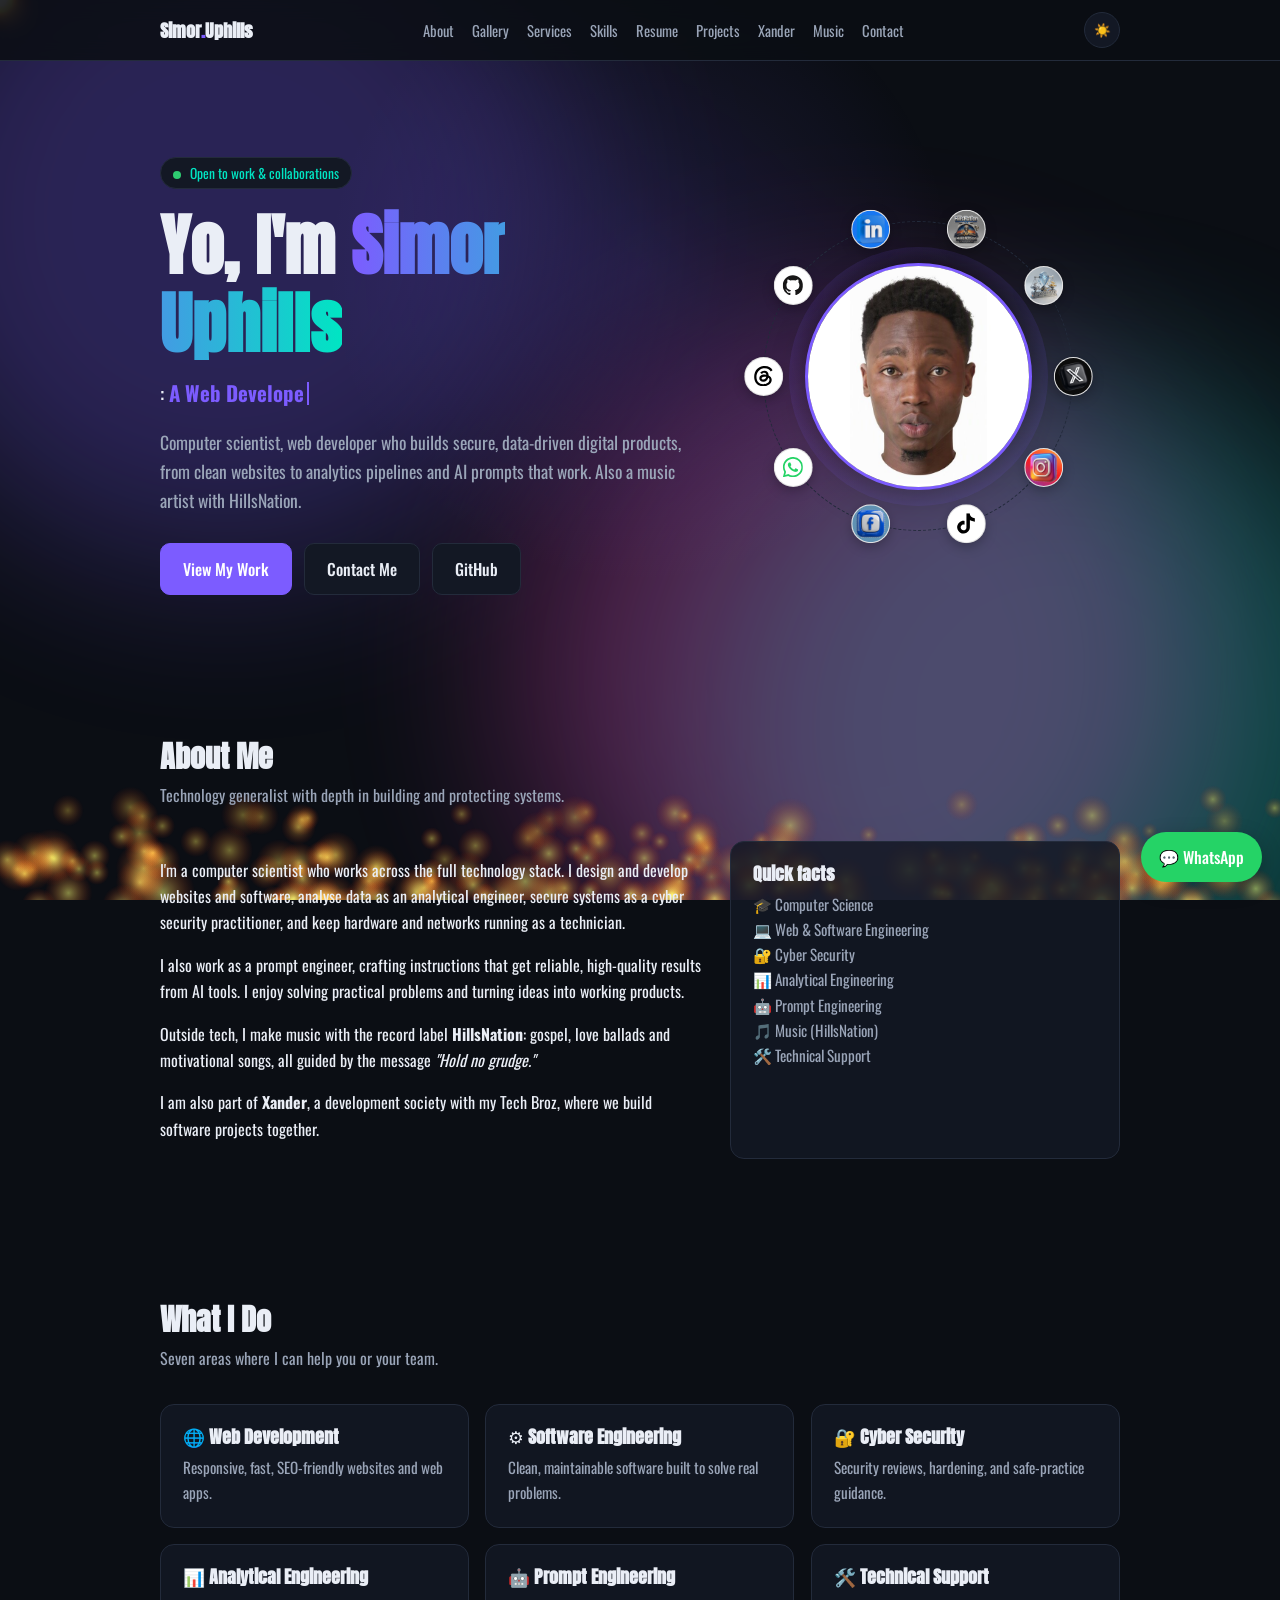
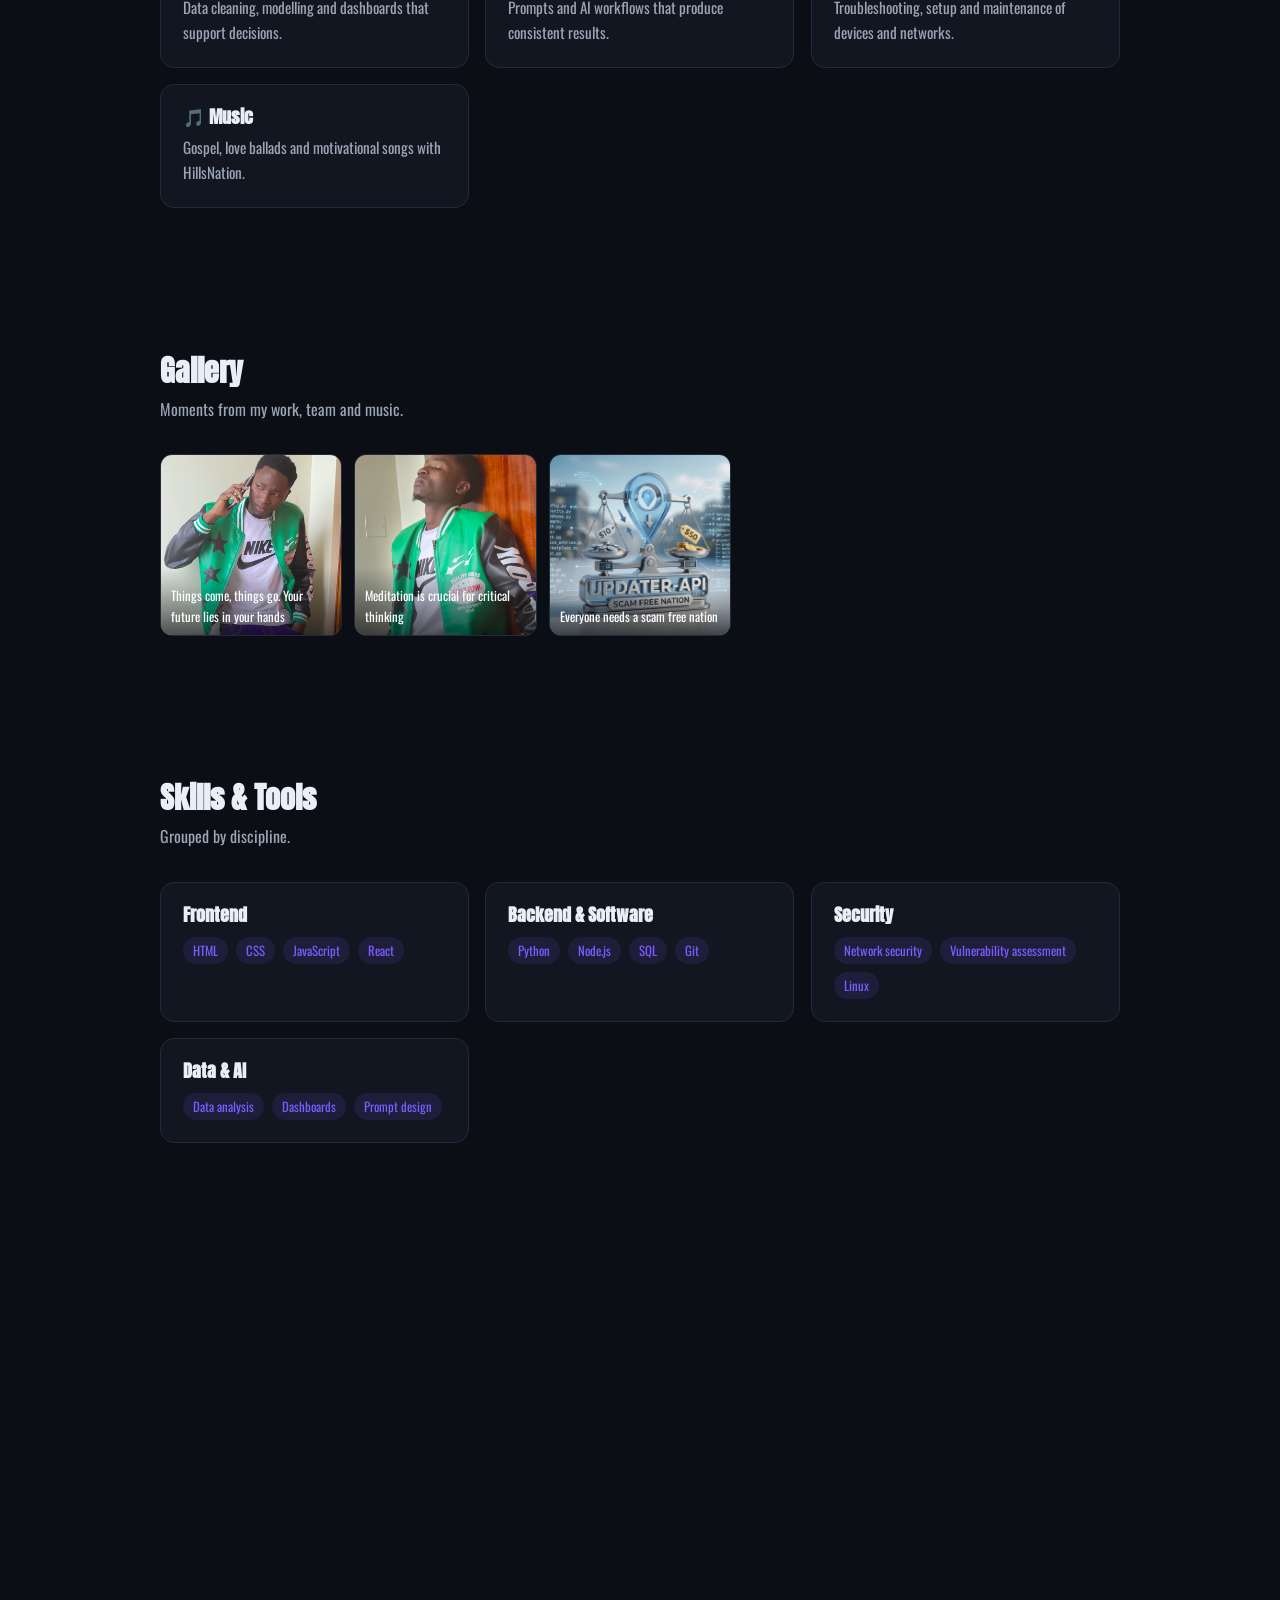
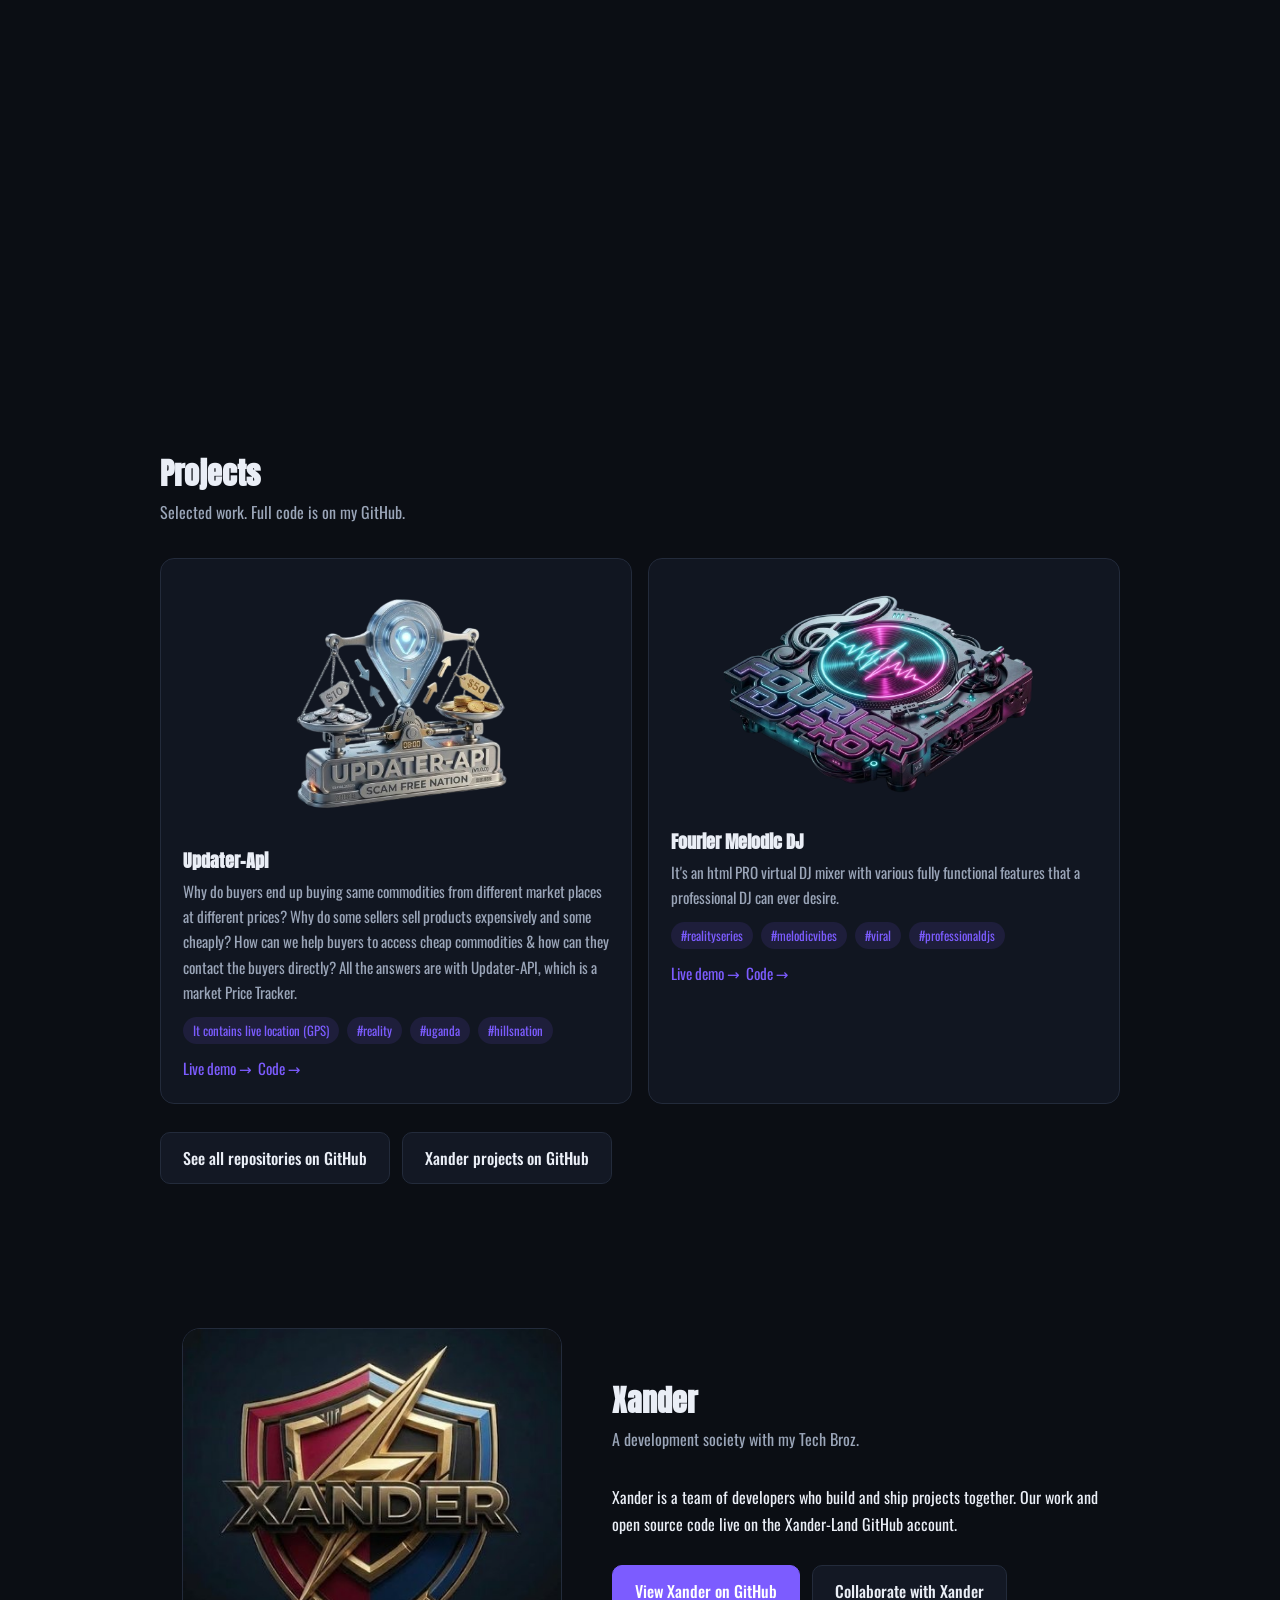
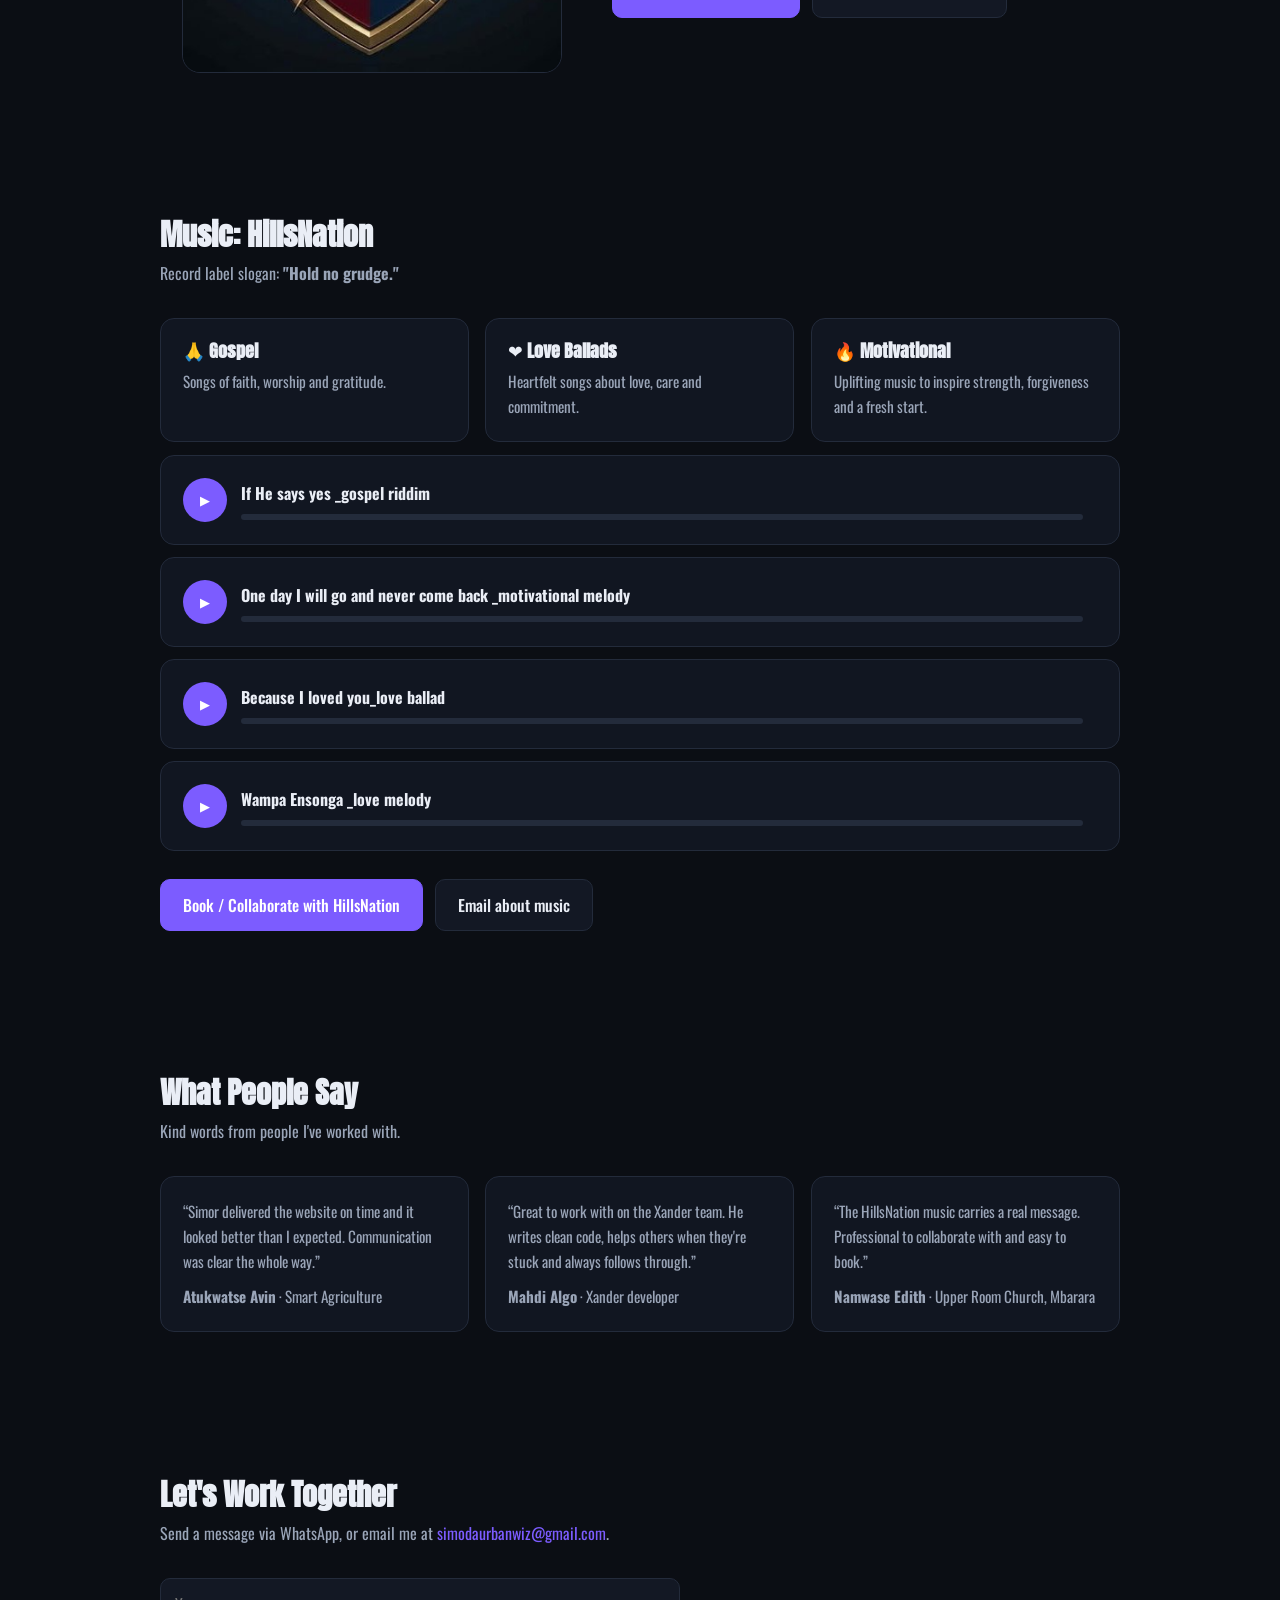
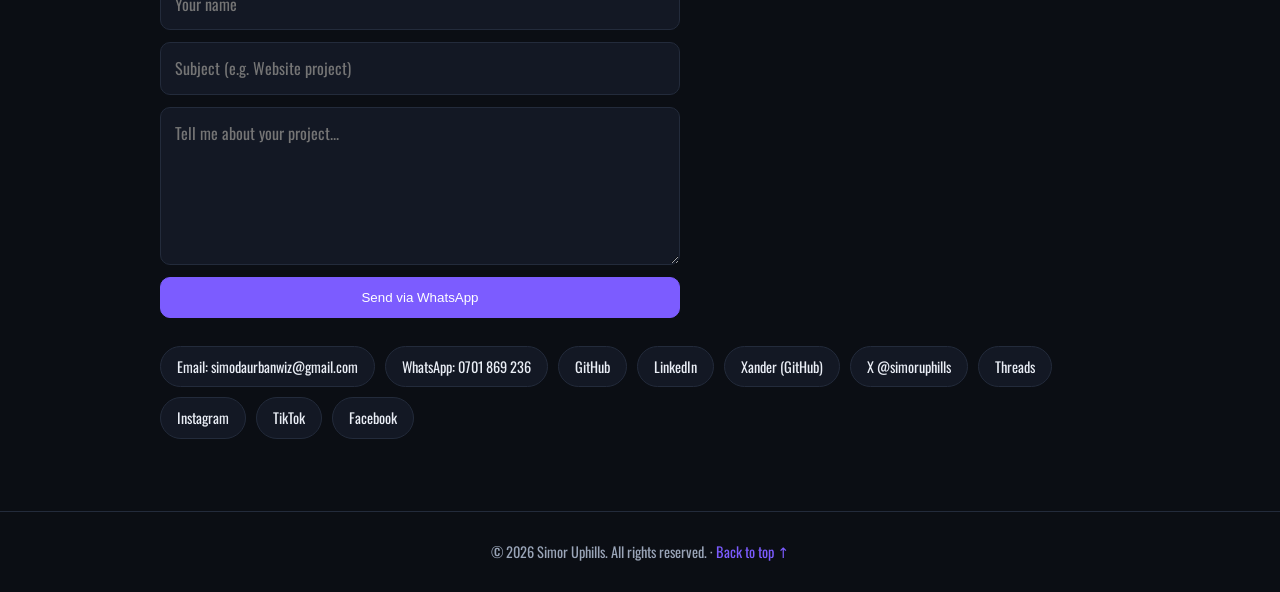
<file: index.html>
<!DOCTYPE html>
<html lang="en">
<head>
<meta charset="utf-8">
<meta name="viewport" content="width=device-width, initial-scale=1, viewport-fit=cover">
<title>Simor Uphills | Software Engineer, Web Developer & Cyber Security</title>
<meta name="description" content="Simor Uphills: computer scientist, web developer, software engineer, cyber security specialist, analytical engineer and prompt engineer.">
<meta property="og:title" content="Simor Uphills | Portfolio">
<meta property="og:description" content="Software engineering, web development, cyber security, prompt engineering and gospel music with HillsNation.">
<link rel="stylesheet" href="https://fonts.googleapis.com/css2?family=Space+Grotesk:wght@500;700&family=Inter:wght@400;500&display=swap">
<meta property="og:type" content="website">
<meta property="og:image" content="images/og.jpg">
<meta name="twitter:card" content="summary_large_image">
<meta name="theme-color" content="#0a7cff">
<link rel="icon" href="images/favicon.png">
<script type="application/ld+json">{"@context": "https://schema.org", "@type": "Person", "name": "Simor Uphills", "jobTitle": "Software Engineer & Web Developer", "email": "mailto:simodaurbanwiz@gmail.com", "sameAs": ["https://www.linkedin.com/in/simoruphills-ug-046406442", "https://github.com/simodaurbanwiz-jpg", "https://github.com/Xander-Land", "https://x.com/simoruphills", "https://www.instagram.com/simoruphills", "https://www.tiktok.com/@simoruphills", "https://www.facebook.com/simoruphills", "https://www.threads.net/@simoruphills"]}</script>
<link rel="stylesheet" href="css/style.css">
<link rel="stylesheet" href="css/custom.css">
</head>
<body>
<div id="prog"></div>
<header><div class="wrap"><nav>
<a class="logo" href="#home">Simor<span>.</span>Uphills</a>
<div class="links"><a href="#about">About</a><a href="#gallery" id="navGallery" hidden>Gallery</a><a href="#services">Services</a><a href="#skills">Skills</a><a href="#resume">Resume</a><a href="#projects">Projects</a><a href="#xander">Xander</a><a href="#music">Music</a><a href="#contact">Contact</a></div>
<button id="themeBtn" aria-label="Toggle light or dark theme">🌓</button>
</nav></div></header>

<main>
<section class="hero" id="home"><div class="wrap"><div class="heroin"><div>
<span class="tag"><i class="dot"></i> Open to work &amp; collaborations</span>
<h1>Hi, I'm <em>Simor Uphills</em></h1>
<p class="roleline" data-noedit><span id="rolePrefix">I'm a</span> <b id="typed"></b><span class="caret"></span></p>
<p>Computer scientist, software engineer and web developer who builds secure, data-driven digital products, from clean websites to analytics pipelines and AI prompts that work. Also a music artist with HillsNation.</p>
<div class="btns">
<a class="btn p" href="#projects">View My Work</a>
<a class="btn" href="#contact">Contact Me</a>
<a class="btn" href="https://github.com/simodaurbanwiz-jpg" target="_blank" rel="noopener">GitHub</a>
</div></div>
<div class="orbit"><div class="glow"></div>
<img class="photo" alt="Portrait of Simor Uphills" src="images/profile.jpg">
<div id="rings"></div></div>
</div></div></section>

<section id="about"><div class="wrap">
<h2>About Me</h2><p class="sub">Technology generalist with depth in building and protecting systems.</p>
<div class="about">
<div>
<p>I'm a computer scientist who works across the full technology stack. I design and develop websites and software, analyse data as an analytical engineer, secure systems as a cyber security practitioner, and keep hardware and networks running as a technician.</p>
<p>I also work as a prompt engineer, crafting instructions that get reliable, high-quality results from AI tools. I enjoy solving practical problems and turning ideas into working products.</p><p>Outside tech, I make music with the record label <b>HillsNation</b>: gospel, love ballads and motivational songs, all guided by the message <i>"Hold no grudge."</i></p><p>I am also part of <b>Xander</b>, a development society I'm part of with my Tech Broz, where we build software projects together.</p>
</div>
<div class="card"><h3>Quick facts</h3>
<p>🎓 Computer Science<br>💻 Web &amp; Software Engineering<br>🔐 Cyber Security<br>📊 Analytical Engineering<br>🤖 Prompt Engineering<br>🎵 Music (HillsNation)<br>🛠️ Technical Support</p></div>
</div></div></section>

<section id="services"><div class="wrap">
<h2>What I Do</h2><p class="sub">Seven areas where I can help you or your team.</p>
<div class="grid">
<div class="card"><h3>🌐 Web Development</h3><p>Responsive, fast, SEO-friendly websites and web apps.</p></div>
<div class="card"><h3>⚙️ Software Engineering</h3><p>Clean, maintainable software built to solve real problems.</p></div>
<div class="card"><h3>🔐 Cyber Security</h3><p>Security reviews, hardening, and safe-practice guidance.</p></div>
<div class="card"><h3>📊 Analytical Engineering</h3><p>Data cleaning, modelling and dashboards that support decisions.</p></div>
<div class="card"><h3>🤖 Prompt Engineering</h3><p>Prompts and AI workflows that produce consistent results.</p></div>
<div class="card"><h3>🛠️ Technical Support</h3><p>Troubleshooting, setup and maintenance of devices and networks.</p></div>
<div class="card"><h3>🎵 Music</h3><p>Gospel, love ballads and motivational songs with HillsNation.</p></div>
</div></div></section>

<section id="gallery" hidden><div class="wrap">
<h2>Gallery</h2><p class="sub">Moments from my work, team and music.</p>
<div class="gal" id="gallery-grid"></div>
</div></section>

<section id="skills"><div class="wrap">
<h2>Skills &amp; Tools</h2><p class="sub">Grouped by discipline.</p>
<div class="grid">
<div class="card"><h3>Frontend</h3><div class="chips"><span class="chip">HTML</span><span class="chip">CSS</span><span class="chip">JavaScript</span><span class="chip">React</span></div></div>
<div class="card"><h3>Backend &amp; Software</h3><div class="chips"><span class="chip">Python</span><span class="chip">Node.js</span><span class="chip">SQL</span><span class="chip">Git</span></div></div>
<div class="card"><h3>Security</h3><div class="chips"><span class="chip">Network security</span><span class="chip">Vulnerability assessment</span><span class="chip">Linux</span></div></div>
<div class="card"><h3>Data &amp; AI</h3><div class="chips"><span class="chip">Data analysis</span><span class="chip">Dashboards</span><span class="chip">Prompt design</span></div></div>
</div></div></section>

<section id="resume"><div class="wrap">
<h2>Resume</h2><p class="sub">Experience and education.</p>
<div class="grid" id="resume-grid"></div>
<div class="btns" id="cv-btns"></div>
</div></section>

<section id="projects"><div class="wrap">
<h2>Projects</h2><p class="sub">Selected work. Full code is on my GitHub.</p>
<div class="grid" id="projects-grid"></div>
<div class="btns"><a class="btn" href="https://github.com/simodaurbanwiz-jpg" target="_blank" rel="noopener">See all repositories on GitHub</a><a class="btn" href="https://github.com/Xander-Land" target="_blank" rel="noopener">Xander projects on GitHub</a></div>
</div></section>

<section id="xander"><div class="wrap"><div class="xand">
<img class="xlogo" alt="Xander development society logo" src="images/xander-logo.jpg">
<div><h2>Xander</h2><p class="sub">A development society with my Tech Broz.</p>
<p>Xander is a team of developers who build and ship projects together. Our work and open source code live on the Xander-Land GitHub account.</p>
<div class="btns"><a class="btn p" href="https://github.com/Xander-Land" target="_blank" rel="noopener">View Xander on GitHub</a><a class="btn" href="https://wa.me/256701869236?text=Hello%20Simor%2C%20I%20want%20to%20know%20more%20about%20Xander" target="_blank" rel="noopener">Collaborate with Xander</a></div>
</div></div></div></section>

<section id="music"><div class="wrap">
<h2>Music: HillsNation</h2><p class="sub">Record label slogan: <b>"Hold no grudge."</b></p>
<div class="grid">
<div class="card"><h3>🙏 Gospel</h3><p>Songs of faith, worship and gratitude.</p></div>
<div class="card"><h3>❤️ Love Ballads</h3><p>Heartfelt songs about love, care and commitment.</p></div>
<div class="card"><h3>🔥 Motivational</h3><p>Uplifting music to inspire strength, forgiveness and a fresh start.</p></div>
<div class="card todo" id="music-todo"><h3>🎧 Latest release</h3><p>Add your song title and a link to YouTube, Spotify, Audiomack or wherever your music is.</p></div>
</div>
<div id="tracks"></div>
<div class="btns"><a class="btn p" href="https://wa.me/256701869236?text=Hello%20Simor%2C%20I%20am%20interested%20in%20HillsNation%20music" target="_blank" rel="noopener">Book / Collaborate with HillsNation</a><a class="btn" href="mailto:simodaurbanwiz@gmail.com?subject=HillsNation%20Music%20Enquiry">Email about music</a></div>
</div></section>

<section id="testimonials" hidden><div class="wrap">
<h2>What People Say</h2><p class="sub">Kind words from people I've worked with.</p>
<div class="grid" id="testimonials-grid"></div>
</div></section>

<section id="contact"><div class="wrap">
<h2>Let's Work Together</h2><p class="sub">Send a message via WhatsApp, or email me at <a href="mailto:simodaurbanwiz@gmail.com">simodaurbanwiz@gmail.com</a>.</p>
<form id="f">
<input id="n" name="name" placeholder="Your name" required>
<input id="s" name="subject" placeholder="Subject (e.g. Website project)" required>
<textarea id="m" name="message" rows="5" placeholder="Tell me about your project..." required></textarea>
<button class="btn p" type="submit" style="cursor:pointer">Send via WhatsApp</button>
</form>
<p id="fs" role="status" data-noedit style="color:var(--muted)"></p>
<div class="social">
<a href="mailto:simodaurbanwiz@gmail.com">Email: simodaurbanwiz@gmail.com</a>
<a href="https://wa.me/256701869236" target="_blank" rel="noopener">WhatsApp: 0701 869 236</a>
<a href="https://github.com/simodaurbanwiz-jpg" target="_blank" rel="noopener">GitHub</a>
<a href="https://www.linkedin.com/in/simoruphills-ug-046406442" target="_blank" rel="noopener">LinkedIn</a>
<a href="https://github.com/Xander-Land" target="_blank" rel="noopener">Xander (GitHub)</a>
<a href="https://x.com/simoruphills" target="_blank" rel="noopener">X @simoruphills</a>
<a href="https://www.threads.net/@simoruphills" target="_blank" rel="noopener">Threads</a>
<a href="https://www.instagram.com/simoruphills" target="_blank" rel="noopener">Instagram</a>
<a href="https://www.tiktok.com/@simoruphills" target="_blank" rel="noopener">TikTok</a>
<a href="https://www.facebook.com/simoruphills" target="_blank" rel="noopener">Facebook</a>
</div></div></section>
</main>

<footer><div class="wrap">© <span id="y"></span> Simor Uphills. All rights reserved. · <a href="#home">Back to top ↑</a></div></footer>
<a class="wa" href="https://wa.me/256701869236?text=Hello%20Simor" target="_blank" rel="noopener">💬 WhatsApp</a>

<script>document.getElementById('y').textContent=new Date().getFullYear();</script>
<script src="js/config.js"></script>
<script src="js/main.js"></script>
</body>
</html>
</file>
<file: css/style.css>
:root{--bg:#f7f8fa;--card:#fff;--text:#12151c;--muted:#5b6475;--line:#e2e6ee;--accent:#0a7cff;--accent2:#00b894;box-sizing:border-box;padding-top:env(safe-area-inset-top,0px);padding-bottom:env(safe-area-inset-bottom,0px)}
@media (prefers-color-scheme:dark){:root:not([data-theme="light"]){--bg:#0b0e14;--card:#131824;--text:#eaeef6;--muted:#9aa5b8;--line:#232b3b;--accent:#4da3ff;--accent2:#2fd8b0}}
:root[data-theme="dark"]{--bg:#0b0e14;--card:#131824;--text:#eaeef6;--muted:#9aa5b8;--line:#232b3b;--accent:#4da3ff;--accent2:#2fd8b0}
html{scroll-behavior:smooth;scroll-padding-top:calc(70px + env(safe-area-inset-top,0px))}
*{box-sizing:border-box}
body{margin:0;background:var(--bg);color:var(--text);font:16px/1.65 var(--font-body),system-ui,sans-serif}
h1,h2,h3{font-family:var(--font-head),system-ui,sans-serif;line-height:1.15;margin:0}
a{color:var(--accent);text-decoration:none}
.wrap{max-width:1000px;margin:0 auto;padding:0 20px}
header{position:sticky;top:env(safe-area-inset-top,0px);z-index:10;background:color-mix(in srgb,var(--bg) 88%,transparent);backdrop-filter:blur(10px);border-bottom:1px solid var(--line)}
nav{display:flex;align-items:center;justify-content:space-between;height:60px}
.logo{font-family:var(--font-head),sans-serif;font-weight:700;font-size:1.15rem;color:var(--text)}
.logo span{color:var(--accent)}
.links{display:flex;gap:18px;overflow-x:auto}
.links a{color:var(--muted);font-size:.92rem;white-space:nowrap}
.links a:hover{color:var(--accent)}
section{padding:72px 0}
.hero{padding:96px 0 72px}
.tag{display:inline-block;padding:4px 12px;border:1px solid var(--line);border-radius:99px;color:var(--accent2);font-size:.85rem;background:var(--card)}
.hero h1{font-size:clamp(2.3rem,7vw,4.2rem);margin:18px 0 14px}
.hero h1 em{font-style:normal;background:linear-gradient(90deg,var(--accent),var(--accent2));-webkit-background-clip:text;background-clip:text;color:transparent}
.hero p{max-width:620px;color:var(--muted);font-size:1.1rem}
.btns{display:flex;gap:12px;flex-wrap:wrap;margin-top:28px}
.btn{padding:12px 22px;border-radius:10px;font-weight:500;border:1px solid var(--line);color:var(--text);background:var(--card)}
.btn.p{background:var(--accent);border-color:var(--accent);color:#fff}
.btn:hover{transform:translateY(-1px)}
h2{font-size:1.9rem;margin-bottom:8px}
.sub{color:var(--muted);margin:0 0 32px}
.grid{display:grid;grid-template-columns:repeat(auto-fit,minmax(250px,1fr));gap:16px}
.card{background:var(--card);border:1px solid var(--line);border-radius:14px;padding:22px}
.card h3{font-size:1.1rem;margin-bottom:8px}
.card p{margin:0;color:var(--muted);font-size:.95rem}
.chips{display:flex;flex-wrap:wrap;gap:8px;margin-top:12px}
.chip{font-size:.8rem;padding:3px 10px;border-radius:99px;background:color-mix(in srgb,var(--accent) 12%,transparent);color:var(--accent)}
.about{display:grid;grid-template-columns:1fr;gap:24px}
.stats{display:grid;grid-template-columns:repeat(3,1fr);gap:12px;margin-top:20px}
.stat{text-align:center;padding:16px;border:1px solid var(--line);border-radius:12px;background:var(--card)}
.stat b{display:block;font-family:var(--font-head);font-size:1.5rem;color:var(--accent)}
.stat span{font-size:.8rem;color:var(--muted)}
.todo{border-style:dashed}
form{display:grid;gap:12px;max-width:520px}
input,textarea{width:100%;padding:12px 14px;border-radius:10px;border:1px solid var(--line);background:var(--card);color:var(--text);font:inherit}
input:focus,textarea:focus{outline:2px solid var(--accent);border-color:transparent}
.social{display:flex;flex-wrap:wrap;gap:10px;margin-top:28px}
.social a{padding:8px 16px;border:1px solid var(--line);border-radius:99px;color:var(--text);background:var(--card);font-size:.9rem}
.social a:hover{border-color:var(--accent);color:var(--accent)}
footer{border-top:1px solid var(--line);padding:28px 0;color:var(--muted);font-size:.9rem;text-align:center}
.wa{position:fixed;right:18px;bottom:calc(18px + env(safe-area-inset-bottom,0px));background:#25d366;color:#fff;padding:12px 18px;border-radius:99px;font-weight:500;box-shadow:0 6px 20px rgba(0,0,0,.25);z-index:20}
.heroin{display:grid;gap:32px;align-items:center}.orbit{--s:min(86vw,360px);position:relative;width:var(--s);height:var(--s);justify-self:center}
.orbit::before{content:'';position:absolute;inset:calc((.5 - var(--r1,.42))*100%);border:1px dashed var(--line);border-radius:50%}
.photo{position:absolute;inset:calc((100% - var(--photo,66%))/2);width:var(--photo,66%);height:var(--photo,66%);border-radius:50%;object-fit:cover;border:3px solid var(--accent);background:#fff;box-shadow:0 12px 40px rgba(0,0,0,.2)}
.glow{position:absolute;inset:14%;border-radius:50%;background:radial-gradient(circle,transparent 60%,color-mix(in srgb,var(--accent) 45%,transparent) 100%);animation:pulse 3s ease-in-out infinite}
.ring{position:absolute;inset:0;animation:spin var(--dur,40s) linear infinite;animation-direction:var(--dir,normal)}
.ico{--sz:calc(var(--icon,42px)*var(--k,1));position:absolute;top:50%;left:50%;width:var(--sz);height:var(--sz);margin:calc(var(--sz)*-.5) 0 0 calc(var(--sz)*-.5);transform:rotate(var(--a)) translateX(calc(var(--s)*var(--rad,.42))) rotate(calc(-1*var(--a)))}
.ico span{display:grid;place-items:center;width:100%;height:100%;border-radius:50%;font:700 .78rem var(--font-head),sans-serif;border:1px solid rgba(0,0,0,.12);box-shadow:0 4px 12px rgba(0,0,0,.25);animation:spin 40s linear infinite reverse}
.ico svg{width:55%;height:55%}
a.ico:hover span{transform:scale(1.15)}
.orbit:hover .ring,.orbit:hover .ico span{animation-play-state:paused}
.xand{display:grid;gap:28px;align-items:center}.xlogo{width:100%;max-width:380px;border-radius:18px;border:1px solid var(--line);justify-self:center}
@media(min-width:760px){.xand{grid-template-columns:1fr 1.2fr}}
@keyframes spin{to{transform:rotate(360deg)}}
@keyframes pulse{50%{transform:scale(1.06);opacity:.5}}
@media(prefers-reduced-motion:reduce){.ring,.ico span,.ico svg,.glow,.bg-ambient i{animation:none}}
@media(min-width:760px){.heroin{grid-template-columns:1.3fr 1fr}.about{grid-template-columns:1.4fr 1fr}}

/* ---- Editable defaults (js/config.js overrides these) ---- */
:root{--font-head:'Space Grotesk';--font-body:'Inter'}
#rings{position:absolute;inset:0}
.ico span{animation:spin var(--dur,40s) linear infinite;animation-direction:var(--rdir,reverse);font-size:calc(var(--sz)*.36)}
.ico img{width:60%;height:60%;object-fit:contain}
.a-pulse svg,.a-pulse img{animation:pop 1.6s ease-in-out infinite}
.a-wobble svg,.a-wobble img{animation:wob 1.2s ease-in-out infinite}
.a-spin svg,.a-spin img{animation:spin 5s linear infinite}
.a-bounce svg,.a-bounce img{animation:bnc 1s ease-in-out infinite}
@keyframes pop{50%{transform:scale(1.3)}}
@keyframes wob{25%{transform:rotate(-14deg)}75%{transform:rotate(14deg)}}
@keyframes bnc{50%{transform:translateY(-18%)}}
.card img{width:100%;border-radius:10px;margin-bottom:12px}
.card{background:color-mix(in srgb,var(--card) 85%,transparent)}
/* ---- Background layers ---- */
#bg{position:fixed;inset:0;z-index:-1;overflow:hidden;pointer-events:none}
#bg canvas{position:absolute;inset:0;width:100%;height:100%}
.bg-ambient i{position:absolute;width:55vmax;height:55vmax;border-radius:50%;filter:blur(90px);opacity:.28;animation:drift 26s ease-in-out infinite alternate}
.bg-ambient i:nth-child(1){top:-15%;left:-10%}
.bg-ambient i:nth-child(2){bottom:-20%;right:-10%;animation-duration:32s;animation-delay:-8s}
.bg-ambient i:nth-child(3){top:35%;left:40%;animation-duration:38s;animation-delay:-16s}
@keyframes drift{to{transform:translate(12vw,8vh) scale(1.2)}}
.bg-grain{position:absolute;inset:0;opacity:.16;mix-blend-mode:overlay;background-image:url("data:image/svg+xml;utf8,<svg xmlns='http://www.w3.org/2000/svg' width='160' height='160'><filter id='n'><feTurbulence type='fractalNoise' baseFrequency='.8' numOctaves='3' stitchTiles='stitch'/></filter><rect width='100%25' height='100%25' filter='url(%23n)'/></svg>")}
.bg-image{position:absolute;inset:0;background-size:cover;background-position:center;opacity:.35}

/* ---- Pro / alive additions ---- */
.rv{opacity:0;translate:0 26px;transition:opacity .7s ease,translate .7s ease}
.rv.in{opacity:1;translate:0 0}
.card{transform:perspective(800px) rotateX(var(--rx,0deg)) rotateY(var(--ry,0deg));transition:transform .2s ease,opacity .7s ease,translate .7s ease,border-color .2s}
.card:hover{border-color:var(--accent)}
#prog{position:fixed;top:0;left:0;height:3px;width:0;background:linear-gradient(90deg,var(--accent),var(--accent2));z-index:50}
.dot{display:inline-block;width:8px;height:8px;border-radius:50%;background:#2ecc71;margin-right:6px;animation:ping 1.6s infinite}
@keyframes ping{0%{box-shadow:0 0 0 0 rgba(46,204,113,.6)}100%{box-shadow:0 0 0 10px rgba(46,204,113,0)}}
.caret{display:inline-block;width:2px;height:1.1em;background:var(--accent);margin-left:3px;vertical-align:-.15em;animation:blink 1s steps(1) infinite}
@keyframes blink{50%{opacity:0}}
.hero p.roleline{font-size:1.3rem;color:var(--text);margin:0 0 10px}
.roleline b{color:var(--accent)}
.spot{position:absolute;inset:0;background:radial-gradient(520px circle at var(--mx,50%) var(--my,30%),color-mix(in srgb,var(--accent) 16%,transparent),transparent 60%)}
#themeBtn{border:1px solid var(--line);background:var(--card);border-radius:50%;width:36px;height:36px;cursor:pointer;margin-left:10px;flex:none}
.tl-i{border-left:2px solid var(--accent);padding:0 0 18px 14px;margin-left:4px}
.tl-i b{display:block}.tl-i span{display:block;color:var(--muted);font-size:.85rem}.tl-i p{margin-top:6px}
.todo-i{opacity:.6}
.track{display:flex;align-items:center;gap:14px;margin-top:12px}
.track .tm{flex:1}.track .cov{width:56px;height:56px;object-fit:cover;border-radius:10px;margin:0}
.pl{width:44px;height:44px;border-radius:50%;border:0;background:var(--accent);color:#fff;cursor:pointer;flex:none}
.bar{height:6px;background:var(--line);border-radius:9px;margin-top:8px;cursor:pointer;overflow:hidden}
.bar i{display:block;height:100%;width:0;background:var(--accent2)}
.tlinks a{font-size:.85rem;margin-left:6px}
.editing-text [contenteditable]{outline:1px dashed var(--accent);outline-offset:3px;cursor:text}

/* ---- Gallery ---- */
.gal{display:grid;grid-template-columns:repeat(auto-fill,minmax(180px,1fr));gap:12px}
.gi{margin:0;border-radius:12px;overflow:hidden;position:relative;cursor:zoom-in;border:1px solid var(--line);background:var(--card)}
.gi img{width:100%;aspect-ratio:1;object-fit:cover;display:block;transition:transform .4s}
.gi:hover img{transform:scale(1.06)}
.gi figcaption{position:absolute;left:0;right:0;bottom:0;padding:18px 10px 8px;font-size:.8rem;color:#fff;background:linear-gradient(transparent,rgba(0,0,0,.65))}
.lb{position:fixed;inset:0;z-index:300;background:rgba(0,0,0,.88);display:grid;grid-template-columns:auto 1fr auto;align-items:center;padding:16px;gap:8px}
.lb figure{margin:0;display:grid;place-items:center;gap:10px;max-height:100%;min-width:0}
.lb img{max-width:100%;max-height:78vh;border-radius:8px}
.lb figcaption{color:#fff;text-align:center}
.lb button{background:rgba(255,255,255,.15);border:0;color:#fff;font-size:1.6rem;width:44px;height:44px;border-radius:50%;cursor:pointer}
.lb .lbx{position:absolute;top:14px;right:14px;z-index:1}
</file>
<file: css/custom.css>
/* Your own CSS goes here. It loads last, so it overrides everything.
   Example:  h1{letter-spacing:2px}  .btn{border-radius:99px} */
   .ico[title="Updater-Api"] img { width: 100%; height: 100%; object-fit: cover; border-radius: 50%; }
   .ico[title="HillsNation"] img { width: 100%; height: 100%; object-fit: cover; border-radius: 50%; }
   .ico[title="LinkedIn"] img { width: 100%; height: 100%; object-fit: cover; border-radius: 50%; }
   .ico[title="Instagram"] img { width: 100%; height: 100%; object-fit: cover; border-radius: 50%; }
   .ico[title="X"] img { width: 100%; height: 100%; object-fit: cover; border-radius: 50%; }
   .ico[title="Facebook"] img { width: 100%; height: 100%; object-fit: cover; border-radius: 50%; }
</file>
